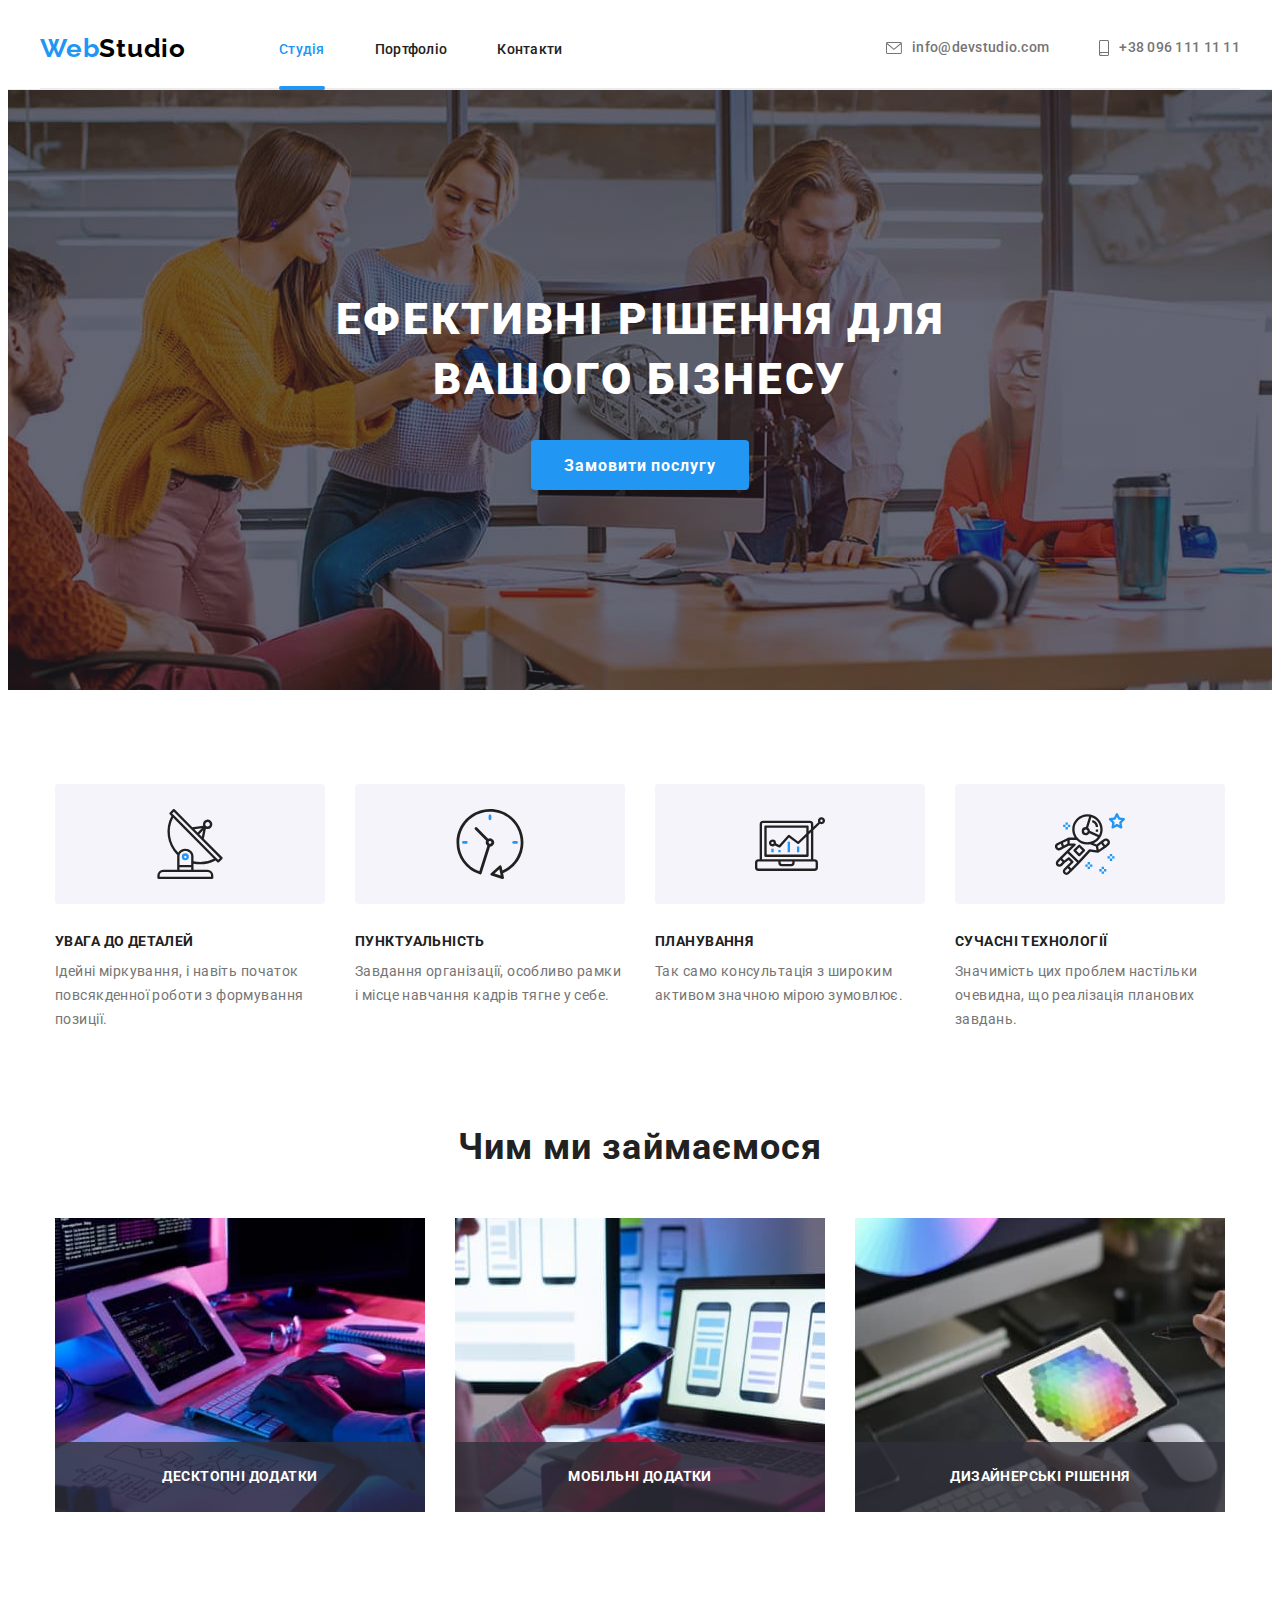
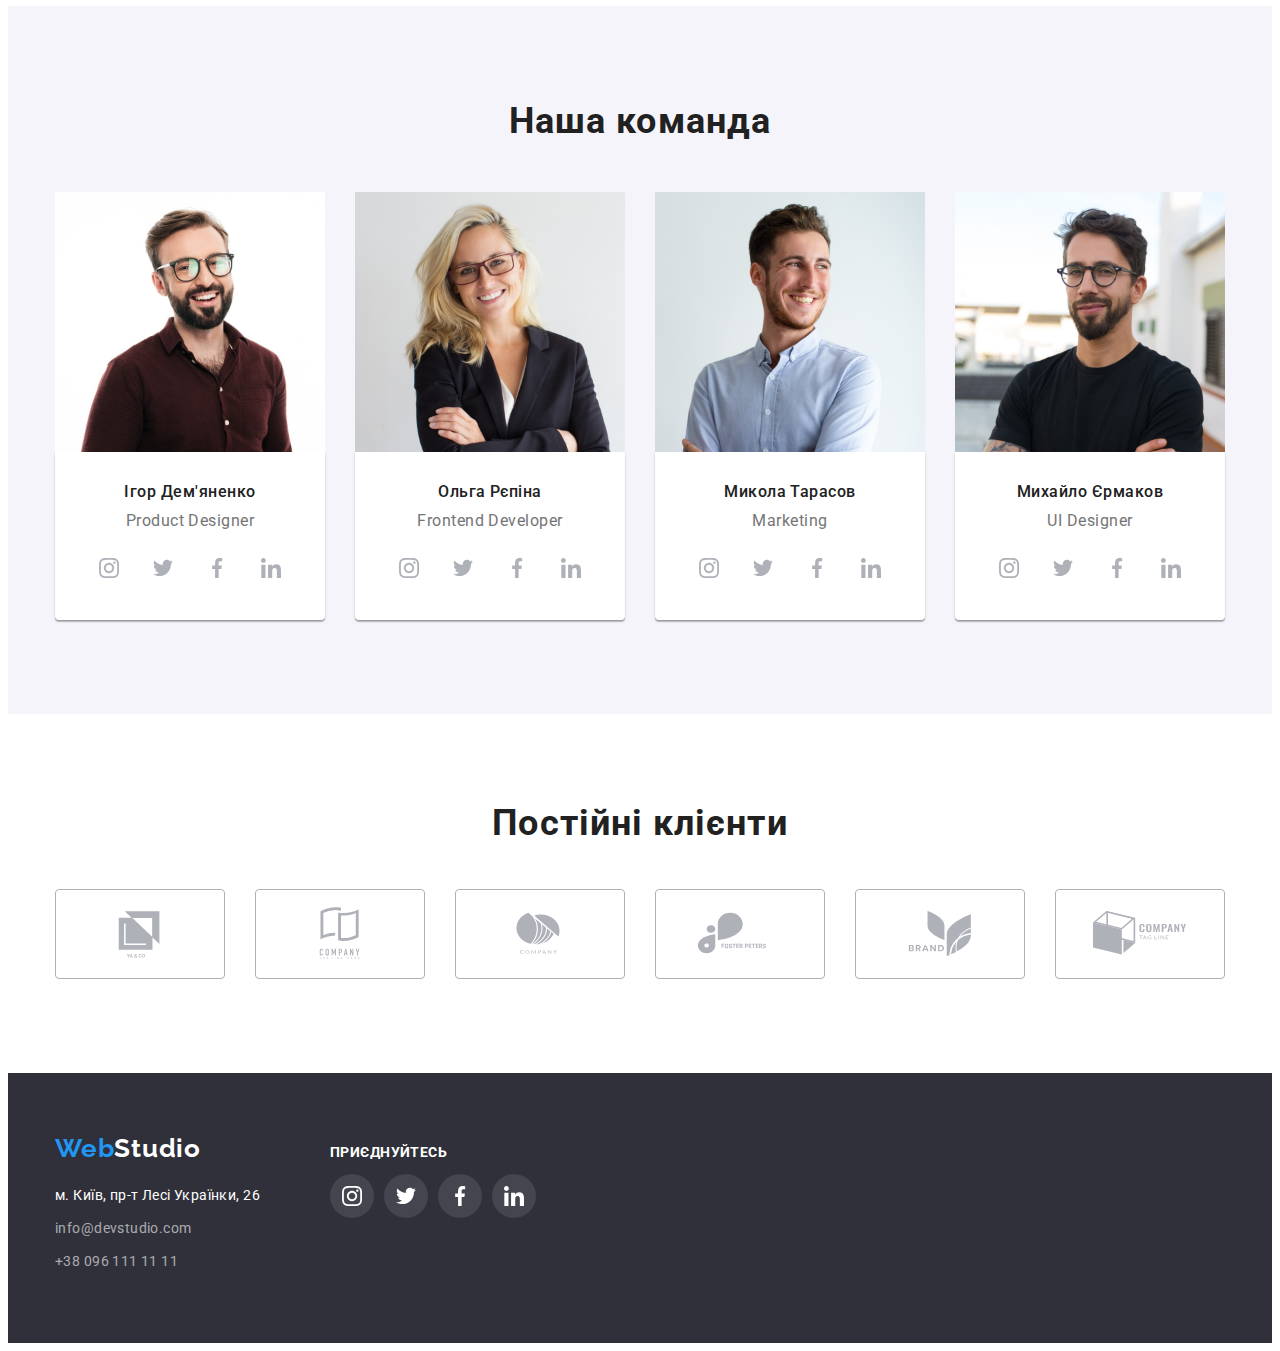
<file: index.html>
<!DOCTYPE html>
<html lang="uk">

<head>
    <meta charset="UTF-8">
    <meta http-equiv="X-UA-Compatible" content="IE=edge">
    <meta name="viewport" content="width=device-width, initial-scale=1.0">
    <title>WebStudio</title>
    <link rel="preconnect" href="https://fonts.googleapis.com">
    <link rel="preconnect" href="https://fonts.gstatic.com" crossorigin>
    <link
        href="https://fonts.googleapis.com/css2?family=Raleway:wght@700&family=Roboto:wght@400;500;700;900&display=swap"
        rel="stylesheet">
    <link rel="stylesheet" href="https://cdnjs.cloudflare.com/ajax/libs/modern-normalize/1.1.0/modern-normalize.min.css" integrity="sha512-wpPYUAdjBVSE4KJnH1VR1HeZfpl1ub8YT/NKx4PuQ5NmX2tKuGu6U/JRp5y+Y8XG2tV+wKQpNHVUX03MfMFn9Q==" crossorigin="anonymous" referrerpolicy="no-referrer" />
    <link rel="stylesheet" href="./styles/styles.css">
</head>

<body>
    <header class="header">
        <div class="container header">
            <nav class="header-navigation">
                <a class="header-logo" href="./index.html">
                    Web<span>Studio</span>
                </a>
                <ul class="header-list list">
                    <li class="header-item"><a href="./index.html" class="header-item-link current">Студія</a></li>
                    <li class="header-item"><a href="./portfolio.html" class="header-item-link">Портфоліо</a></li>
                    <li class="header-item"><a href="#" class="header-item-link">Контакти</a></li>
                </ul>
            </nav>
            <ul class="header-contact list">
                <li><a href="mailto:info@devstudio.com" class="header-mail">
                        <svg class="contact-icon" width="16" height="12">
                            <use href="./image/icons.svg#icon-envelope"></use>
                        </svg>
                    info@devstudio.com</a></li>
                <li><a href="tel:+380961111111" class="header-tel">
                        <svg class="contact-icon" width="10" height="16">
                            <use href="./image/icons.svg#icon-smartphone"></use>
                        </svg>
                    +38 096 111 11 11</a></li>
            </ul>
        </div>
    </header>
    <main>
        <section class="hero ">
            <div class="container">
                <h1 class="hero-title">Ефективні рішення для вашого бізнесу</h1>
                <button type="button" class="button-primary" data-modal-open>Замовити послугу</button>
            </div>
        </section>
        <section class="section">
            <div class="container">
                <h2 class="visually-hidden">Переваги</h2>
                <ul class="section-list list">
                    <li class="section-item icon-antenna">
                            <h3 class="section-subtitle">Увага до деталей</h3>
                            <p class="section-text">Ідейні міркування, і навіть початок повсякденної роботи з формування
                                позиції.</p>
                    </li>
                    <li class="section-item icon-clock">
                            <h3 class="section-subtitle">Пунктуальність</h3>
                            <p class="section-text">Завдання організації, особливо рамки і місце навчання кадрів тягне у себе.
                            </p>
                    </li>
                    <li class="section-item icon-diagram">
                            <h3 class="section-subtitle">Планування</h3>
                            <p class="section-text">Так само консультація з широким активом значною мірою зумовлює.</p>
                    </li>
                    <li class="section-item icon-astronaut">
                            <h3 class="section-subtitle">Сучасні технології</h3>
                            <p class="section-text">Значимість цих проблем настільки очевидна, що реалізація планових завдань.
                            </p>
                    </li>
                </ul>
            </div>
        </section>
        <section class="illustration section">
            <div class="container">
                <h2 class="illustration-title">Чим ми займаємося</h2>
                <ul class="illustration-list list">
                    <li class="illustration-item">
                        <img src="./image/box1.jpg" alt="розробка сайтів" width="370">
                        <div class="illustration-container">
                            <h3 class="illustration-text">Десктопні додатки</h3>
                        </div>
                    </li>
                    <li class="illustration-item">
                        <img src="./image/box2.jpg" alt="розробка мобільних додатків" width="370">
                        <div class="illustration-container">
                            <h3 class="illustration-text">Мобільні додатки</h3>
                        </div>
                    </li>
                    <li class="illustration-item">
                        <img src="./image/box3.jpg" alt="кольорове оформлення сайту" width="370">
                        <div class="illustration-container">
                            <h3 class="illustration-text">Дизайнерські рішення</h3>
                        </div>
                    </li>
                </ul>
            </div>
        </section>
        <section class="team section">
            <div class="container">
                <h2 class="team-title">Наша команда</h2>
                <ul class="team-list list">
                    <li class="team-item">
                        <img src="./image/teamcard3.jpg" alt="чоловік в окулярах" width="270"> 
                        <div class="team-card">                           
                            <h3 class="team-surname">Ігор Дем'яненко</h3>
                            <p lang="en" class="team-speciality">Product Designer</p>
                            <ul class="team-soc-list list">
                                <li class="team-soc-iteam"><a href="" class="team-soc-link link">
                                    <svg class="team-soc-icon" width="20" height="20">
                                        <use href="./image/icons.svg#icon-instagram"></use>
                                    </svg>
                                </a></li>
                                <li class="team-soc-iteam"><a href="" class="team-soc-link link">
                                    <svg class="team-soc-icon" width="20" height="20">
                                        <use href="./image/icons.svg#icon-twitter"></use>
                                    </svg>
                                </a></li>
                                <li class="team-soc-iteam"><a href="" class="team-soc-link link">
                                    <svg class="team-soc-icon" width="20" height="20">
                                        <use href="./image/icons.svg#icon-facebook"></use>
                                    </svg>
                                </a></li>
                                <li class="team-soc-iteam"><a href="" class="team-soc-link link">
                                    <svg class="team-soc-icon" width="20" height="20">
                                        <use href="./image/icons.svg#icon-linkedin"></use>
                                    </svg>
                                </a></li>
                            </ul>
                        </div>
                    </li>
                    <li class="team-item">
                        <img src="./image/teamcard2.jpg" alt="жінка в окулярах" width="270">   
                        <div class="team-card">                         
                            <h3 class="team-surname">Ольга Рєпіна</h3>
                            <p lang="en" class="team-speciality">Frontend Developer</p>
                            <ul class="team-soc-list list">
                                <li class="team-soc-iteam"><a href="" class="team-soc-link link">
                                    <svg class="team-soc-icon" width="20" height="20">
                                        <use href="./image/icons.svg#icon-instagram"></use>
                                    </svg>
                                </a></li>
                                <li class="team-soc-iteam"><a href="" class="team-soc-link link">
                                    <svg class="team-soc-icon" width="20" height="20">
                                        <use href="./image/icons.svg#icon-twitter"></use>
                                    </svg>
                                </a></li>
                                <li class="team-soc-iteam"><a href="" class="team-soc-link link">
                                    <svg class="team-soc-icon" width="20" height="20">
                                        <use href="./image/icons.svg#icon-facebook"></use>
                                    </svg>
                                </a></li>
                                <li class="team-soc-iteam"><a href="" class="team-soc-link link">
                                    <svg class="team-soc-icon" width="20" height="20">
                                        <use href="./image/icons.svg#icon-linkedin"></use>
                                    </svg>
                                </a></li>
                            </ul>
                        </div class="team-card">
                    </li>
                    <li class="team-item">
                        <img src="./image/teamcard1.jpg" alt="чоловік" width="270">  
                        <div class="team-card">                          
                            <h3 class="team-surname">Микола Тарасов</h3>
                            <p lang="en" class="team-speciality">Marketing</p>
                            <ul class="team-soc-list list">
                                <li class="team-soc-iteam"><a href="" class="team-soc-link link">
                                    <svg class="team-soc-icon" width="20" height="20">
                                        <use href="./image/icons.svg#icon-instagram"></use>
                                    </svg>
                                </a></li>
                                <li class="team-soc-iteam"><a href="" class="team-soc-link link">
                                    <svg class="team-soc-icon" width="20" height="20">
                                        <use href="./image/icons.svg#icon-twitter"></use>
                                    </svg>
                                </a></li>
                                <li class="team-soc-iteam"><a href="" class="team-soc-link link">
                                    <svg class="team-soc-icon" width="20" height="20">
                                        <use href="./image/icons.svg#icon-facebook"></use>
                                    </svg>
                                </a></li>
                                <li class="team-soc-iteam"><a href="" class="team-soc-link link">
                                    <svg class="team-soc-icon" width="20" height="20">
                                        <use href="./image/icons.svg#icon-linkedin"></use>
                                    </svg>
                                </a></li>
                            </ul>
                        </div class="team-card">
                    </li>
                    <li class="team-item">
                        <img src="./image/teamcard4.jpg" alt="чоловік" width="270">
                        <div class="team-card">
                            <h3 class="team-surname">Михайло Єрмаков</h3>
                            <p lang="en" class="team-speciality">UI Designer</p>
                            <ul class="team-soc-list list">
                                <li class="team-soc-iteam"><a href="" class="team-soc-link link">
                                    <svg class="team-soc-icon" width="20" height="20">
                                        <use href="./image/icons.svg#icon-instagram"></use>
                                    </svg>
                                </a></li>
                                <li class="team-soc-iteam"><a href="" class="team-soc-link link">
                                    <svg class="team-soc-icon" width="20" height="20">
                                        <use href="./image/icons.svg#icon-twitter"></use>
                                    </svg>
                                </a></li>
                                <li class="team-soc-iteam"><a href="" class="team-soc-link link">
                                    <svg class="team-soc-icon" width="20" height="20">
                                        <use href="./image/icons.svg#icon-facebook"></use>
                                    </svg>
                                </a></li>
                                <li class="team-soc-iteam"><a href="" class="team-soc-link link">
                                    <svg class="team-soc-icon" width="20" height="20">
                                        <use href="./image/icons.svg#icon-linkedin"></use>
                                    </svg>
                                </a></li>
                            </ul>
                        </div class="team-card">
                    </li>
                </ul>
            </div>
        </section>
        <section class="client section">
            <div class="container">
                <h2 class="client-title">Постійні клієнти</h2>
                <ul class="client-list list">
                    <li class="client-item"><a href="" class="client-link link">
                        <svg class="client-icon" width="106" height="60">
                            <use href="./image/icons.svg#icon-logo1"></use>
                        </svg>
                    </a></li>
                    <li class="client-item"><a href="" class="client-link link">
                        <svg class="client-icon" width="106" height="60">
                            <use href="./image/icons.svg#icon-logo2"></use>
                        </svg>
                    </a></li>
                    <li class="client-item"><a href="" class="client-link link">
                        <svg class="client-icon" width="106" height="60">
                            <use href="./image/icons.svg#icon-logo3"></use>
                        </svg>
                    </a></li>
                    <li class="client-item"><a href="" class="client-link link">
                        <svg class="client-icon" width="106" height="60">
                            <use href="./image/icons.svg#icon-logo4"></use>
                        </svg>
                    </a></li>
                    <li class="client-item"><a href="" class="client-link link">
                        <svg class="client-icon" width="106" height="60">
                            <use href="./image/icons.svg#icon-logo5"></use>
                        </svg>
                    </a></li>
                    <li class="client-item"><a href="" class="client-link link">
                        <svg class="client-icon" width="106" height="60">
                            <use href="./image/icons.svg#icon-logo6"></use>
                        </svg>
                    </a></li>
                </ul>
            </div>
        </section>
    </main>
    <footer class="bottom">
        <div class="footer-container container">
            <div class="footer-adress">
                <a href="./index.html" class="bottom-logo">
                    Web<span class="studio">Studio</span>
                </a>
                <address class="bottom-contact">
                    <ul class="bottom-list list">
                        <li class="bottom-item item">
                            <a href="https://goo.gl/maps/CPtrU1FHBa2aNyZL9" target="_blank" rel="noopener noreferrer"
                                class="bottom-address item">м. Київ,
                                пр-т Лесі Українки,
                                26
                            </a>
                        </li>
                        <li class="bottom-item 	item">
                            <a href="mailto:info@devstudio.com" class="bottom-mail item">info@devstudio.com</a>
                        </li>
                        <li class="bottom-item">
                            <a href="tel:+380961111111" class="bottom-tel">+38 096 111 11 11</a>
                        </li>
                    </ul>
                </address>
            </div>
            <div class="footer-soc">
                <p class="soc-text">приєднуйтесь</p>
                <ul class="footer-soc-list list">
                    <li class="footer-soc-item"><a href="" class="footer-soc-link link">
                        <svg class="footer-soc-icon" width="20" height="20">
                            <use href="./image/icons.svg#icon-instagram"></use>
                        </svg>
                    </a></li>
                    <li class="footer-soc-item"><a href="" class="footer-soc-link link">
                        <svg class="footer-soc-icon" width="20" height="20">
                            <use href="./image/icons.svg#icon-twitter"></use>
                        </svg>
                    </a></li>
                    <li class="footer-soc-item"><a href="" class="footer-soc-link link">
                        <svg class="footer-soc-icon" width="20" height="20">
                            <use href="./image/icons.svg#icon-facebook"></use>
                        </svg>
                    </a></li>
                    <li class="footer-soc-item"><a href="" class="footer-soc-link link">
                        <svg class="footer-soc-icon" width="20" height="20">
                            <use href="./image/icons.svg#icon-linkedin"></use>
                        </svg>
                    </a></li>
                </ul>
            </div>
        </div>    
    </footer>
    <div class="backdrop is-hidden" data-modal>
        <div class="modal">
            <button type="button" class="modal-close" data-modal-close>
                <svg class="modal-close-icon" width="18" height="18">
                    <use href="./image/icons.svg#icon-close-black"></use>
                </svg>
            </button>
        </div>
    </div>
    <script src="./js/modal.js"></script>
</body>

</html>
</file>
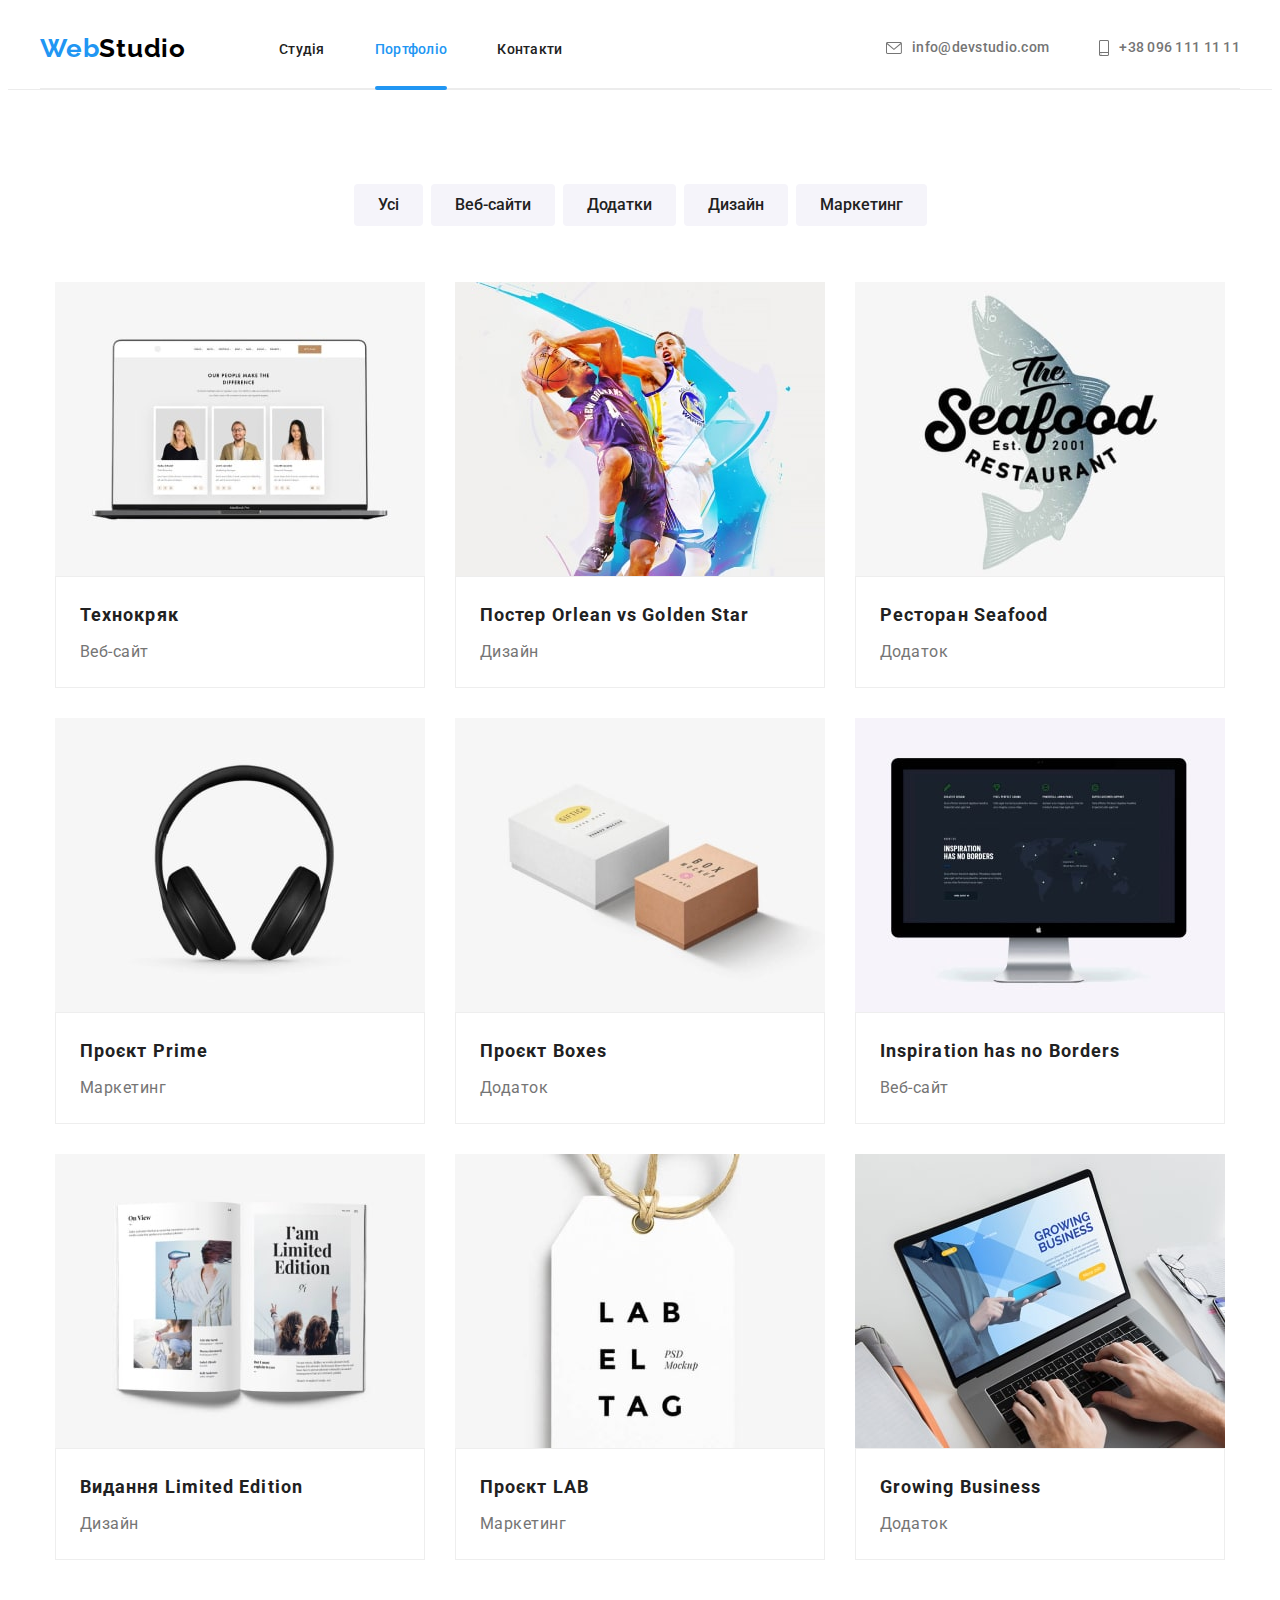
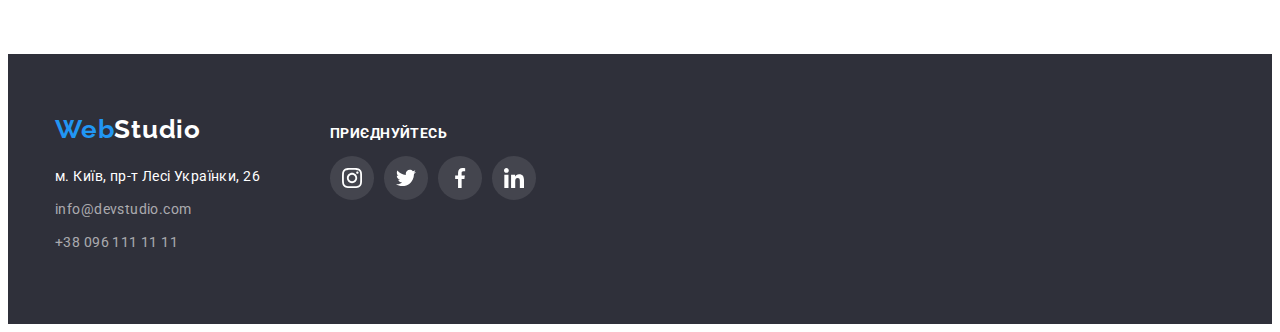
<file: portfolio.html>
<!DOCTYPE html>
<html lang="uk">

<head>
    <meta charset="UTF-8">
    <meta http-equiv="X-UA-Compatible" content="IE=edge">
    <meta name="viewport" content="width=device-width, initial-scale=1.0">
    <title>WebStudio</title>
    <link rel="preconnect" href="https://fonts.googleapis.com">
    <link rel="preconnect" href="https://fonts.gstatic.com" crossorigin>
    <link
        href="https://fonts.googleapis.com/css2?family=Raleway:wght@700&family=Roboto:wght@400;500;700;900&display=swap"
        rel="stylesheet">
    <link rel="stylesheet" href="https://cdnjs.cloudflare.com/ajax/libs/modern-normalize/1.1.0/modern-normalize.min.css" integrity="sha512-wpPYUAdjBVSE4KJnH1VR1HeZfpl1ub8YT/NKx4PuQ5NmX2tKuGu6U/JRp5y+Y8XG2tV+wKQpNHVUX03MfMFn9Q==" crossorigin="anonymous" referrerpolicy="no-referrer" />
    <link rel="stylesheet" href="./styles/styles.css">
</head>

<body>
    <header class="header">
        <div class="container header">
            <nav class="header-navigation">
                <a class="header-logo" href="./index.html">
                    Web<span>Studio</span>
                </a>
                <ul class="header-list list">
                    <li class="header-item"><a href="./index.html" class="header-item-link">Студія</a></li>
                    <li class="header-item"><a href="./portfolio.html" class="header-item-link current">Портфоліо</a></li>
                    <li class="header-item"><a href="#" class="header-item-link">Контакти</a></li>
                </ul>
            </nav>
            <ul class="header-contact list">
                <li><a href="mailto:info@devstudio.com" class="header-mail">
                        <svg class="contact-icon" width="16" height="12">
                            <use href="./image/icons.svg#icon-envelope"></use>
                        </svg>
                    info@devstudio.com</a></li>
                <li><a href="tel:+380961111111" class="header-tel">
                        <svg class="contact-icon" width="10" height="16">
                            <use href="./image/icons.svg#icon-smartphone"></use>
                        </svg>
                    +38 096 111 11 11</a></li>
            </ul>
        </div>
    </header>
    <main>
        <section class="navigation section">
            <div class="container">
                <h1 class="visually-hidden">Навігація</h1>
                <ul class="navigation-list list">
                    <li><button type="button" class="navigation-button">Усі</button></li>
                    <li><button type="button" class="navigation-button">Веб-сайти</button></li>
                    <li><button type="button" class="navigation-button">Додатки</button></li>
                    <li><button type="button" class="navigation-button">Дизайн</button></li>
                    <li><button type="button" class="navigation-button">Маркетинг</button></li>
                </ul>
                <ul class="portfolio-list list">
                    <li class="portfolio-item">
                        <a class="link" href="#">
                            <div class="portfolio-top-wrap">
                                <img src="./image/portfolio1-min.jpg" alt="Ноутбук" width="370">
                                <p class="portfolio-top-text">Ресурс пропонує комплексні пропозиції з різним рівнем функціоналу та сервісів. Все це дозволить відвідувачу отримати вичерпні відомості про компанію чи приватну особу.</p>
                            </div>
                            <div class="examples">
                                <h2 class="portfolio-works">Технокряк</h2>
                                <p class="portfolio-after-title">Веб-сайт</p>
                            </div>
                        </a>    
                    </li>
                    <li class="portfolio-item">
                        <a class="link" href="#">
                            <div class="portfolio-top-wrap">
                                <img class="item" src="./image/portfolio2-min.jpg" alt="Постер" width="370">
                                <p class="portfolio-top-text">Ресурс пропонує комплексні пропозиції з різним рівнем функціоналу та сервісів. Все це дозволить відвідувачу отримати вичерпні відомості про компанію чи приватну особу.</p>
                            </div>
                            <div class="examples">
                                <h2 class="portfolio-works">Постер Orlean vs Golden Star</h2>
                                <p class="portfolio-after-title">Дизайн</p>
                            </div> 
                        </a>    
                    </li>
                    <li class="portfolio-item">
                        <a class="link" href="#">
                            <div class="portfolio-top-wrap"> 
                                <img class="item" src="./image/portfolio3-min.jpg" alt="Постер" width="370">
                                <p class="portfolio-top-text">Ресурс пропонує комплексні пропозиції з різним рівнем функціоналу та сервісів. Все це дозволить відвідувачу отримати вичерпні відомості про компанію чи приватну особу.</p>
                            </div>   
                                <div class="examples">
                                <h2 class="portfolio-works">Ресторан Seafood</h2>
                                <p class="portfolio-after-title">Додаток</p>
                            </div>
                        </a>    
                    </li>
                    <li class="portfolio-item">
                        <a class="link" href="#">
                            <div class="portfolio-top-wrap"> 
                                <img class="item" src="./image/portfolio4-min.jpg" alt="Навушники" width="370">
                                <p class="portfolio-top-text">Ресурс пропонує комплексні пропозиції з різним рівнем функціоналу та сервісів. Все це дозволить відвідувачу отримати вичерпні відомості про компанію чи приватну особу.</p>
                            </div>
                                <div class="examples">
                                <h2 class="portfolio-works">Проєкт Prime</h2>
                                <p class="portfolio-after-title">Маркетинг</p>
                            </div>
                        </a>    
                    </li>
                    <li class="portfolio-item">
                        <a class="link" href="#">
                            <div class="portfolio-top-wrap"> 
                                <img class="item" src="./image/portfolio5-min.jpg" alt="Дві коробки" width="370">
                                <p class="portfolio-top-text">Ресурс пропонує комплексні пропозиції з різним рівнем функціоналу та сервісів. Все це дозволить відвідувачу отримати вичерпні відомості про компанію чи приватну особу.</p>
                            </div>
                            <div class="examples">
                                <h2 class="portfolio-works">Проєкт Boxes</h2>
                                <p class="portfolio-after-title">Додаток</p>
                            </div>
                        </a>    
                    </li>
                    <li class="portfolio-item">
                        <a class="link" href="#">
                            <div class="portfolio-top-wrap"> 
                                <img class="item" src="./image/portfolio6-min.jpg" alt="Монітор" width="370">
                                <p class="portfolio-top-text">Ресурс пропонує комплексні пропозиції з різним рівнем функціоналу та сервісів. Все це дозволить відвідувачу отримати вичерпні відомості про компанію чи приватну особу.</p>
                            </div>
                            <div class="examples">
                                <h2 lang="en" class="portfolio-works">Inspiration has no Borders</h2>
                                <p class="portfolio-after-title">Веб-сайт</p>
                            </div>
                        </a>    
                    </li>
                    <li class="portfolio-item">
                        <a class="link" href="#">
                            <div class="portfolio-top-wrap"> 
                                <img class="item" src="./image/portfolio7-min.jpg" alt="Книга" width="370">
                                <p class="portfolio-top-text">Ресурс пропонує комплексні пропозиції з різним рівнем функціоналу та сервісів. Все це дозволить відвідувачу отримати вичерпні відомості про компанію чи приватну особу.</p>
                            </div>
                            <div class="examples">
                                <h2 class="portfolio-works">Видання Limited Edition</h2>
                                <p class="portfolio-after-title">Дизайн</p>
                            </div>
                        </a>    
                    </li>
                    <li class="portfolio-item">
                        <a class="link" href="#">
                            <div class="portfolio-top-wrap"> 
                                <img class="item" src="./image/portfolio8-min.jpg" alt="Цінник" width="370">
                                <p class="portfolio-top-text">Ресурс пропонує комплексні пропозиції з різним рівнем функціоналу та сервісів. Все це дозволить відвідувачу отримати вичерпні відомості про компанію чи приватну особу.</p>
                            </div>
                            <div class="examples">
                                <h2 class="portfolio-works">Проєкт LAB</h2>
                                <p class="portfolio-after-title">Маркетинг</p>
                            </div>
                        </a>    
                    </li>
                    <li class="portfolio-item">
                        <a class="link" href="#">
                            <div class="portfolio-top-wrap"> 
                                <img class="item" src="./image/portfolio9-min.jpg" alt="Ноутбук" width="370">
                                <p class="portfolio-top-text">Ресурс пропонує комплексні пропозиції з різним рівнем функціоналу та сервісів. Все це дозволить відвідувачу отримати вичерпні відомості про компанію чи приватну особу.</p>
                            </div>
                            <div class="examples">
                                <h2 lang="en" class="portfolio-works">Growing Business</h2>
                                <p class="portfolio-after-title">Додаток</p>
                            </div>
                        </a>    
                    </li>
                </ul>
            </div>
        </section>
    </main>
    <footer class="bottom">
        <div class="footer-container container">
            <div class="footer-adress">
                <a href="./index.html" class="bottom-logo">
                    Web<span class="studio">Studio</span>
                </a>
                <address class="bottom-contact">
                    <ul class="bottom-list list">
                        <li class="bottom-item item">
                            <a href="https://goo.gl/maps/CPtrU1FHBa2aNyZL9" target="_blank" rel="noopener noreferrer"
                                class="bottom-address item">м. Київ,
                                пр-т Лесі Українки,
                                26
                            </a>
                        </li>
                        <li class="bottom-item 	item">
                            <a href="mailto:info@devstudio.com" class="bottom-mail item">info@devstudio.com</a>
                        </li>
                        <li class="bottom-item">
                            <a href="tel:+380961111111" class="bottom-tel">+38 096 111 11 11</a>
                        </li>
                    </ul>
                </address>
            </div>
            <div class="footer-soc">
                <p class="soc-text">приєднуйтесь</p>
                <ul class="footer-soc-list list">
                    <li class="footer-soc-item"><a href="" class="footer-soc-link link">
                        <svg class="footer-soc-icon" width="20" height="20">
                            <use href="./image/icons.svg#icon-instagram"></use>
                        </svg>
                    </a></li>
                    <li class="footer-soc-item"><a href="" class="footer-soc-link link">
                        <svg class="footer-soc-icon" width="20" height="20">
                            <use href="./image/icons.svg#icon-twitter"></use>
                        </svg>
                    </a></li>
                    <li class="footer-soc-item"><a href="" class="footer-soc-link link">
                        <svg class="footer-soc-icon" width="20" height="20">
                            <use href="./image/icons.svg#icon-facebook"></use>
                        </svg>
                    </a></li>
                    <li class="footer-soc-item"><a href="" class="footer-soc-link link">
                        <svg class="footer-soc-icon" width="20" height="20">
                            <use href="./image/icons.svg#icon-linkedin"></use>
                        </svg>
                    </a></li>
                </ul>
            </div>
        </div>    
    </footer>
</body>

</html>
</file>
<file: styles/styles.css>
html {
	box-sizing: border-box;
}
*,
*::before,
*::after {
	box-sizing: border-box;
}
:root {
	--main-color: #757575;
	--secondary-color: #212121;
	--main-bg-color: #2196f3;
	--accent-color: #ffffff;
	--main-transition: color 250ms cubic-bezier(0.4, 0, 0.2, 1);
	--fill-transition: fill 250ms cubic-bezier(0.4, 0, 0.2, 1);
}

p,
h1,
h2,
h3,
h4,
h5,
h6 {
  margin: 0;
}
ul,
ol {
  margin: 0;
  padding-left: 0;
}
button {
  cursor: pointer;
}
address {
  font-style: normal;
}
img {
  display: block;
  max-width: 100%;
  height: auto;
}
body {
	color: var(--main-color);
	font-family: "Roboto", sans-serif;
}
.list {
	list-style: none;
}

.container {
	width: 1200px;
	padding-left: 15px;
	padding-right: 15px;
	margin: 0 auto;
}

.visually-hidden {
	color: rgba(0, 0, 0, 0);
	position: absolute;
	width: 1px;
	height: 1px;
	margin: -1px;
	border: 0;
	padding: 0;
	white-space: nowrap;
	clip-path: inset(100%);
	clip: rect(0 0 0 0);
	overflow: hidden;
}

.section {
	padding: 94px 0;
}

.header {
	border-bottom: 1px solid #ECECEC;
	max-width: 100%;
}

.container.header {
	display: flex;
	align-items: center;
	justify-content: space-between;
	padding: 25px 0 24px 0;
}

.header-navigation {
	display: flex;
	align-items: center;
}

.header-list {
	display: flex;
	gap: 50px;
}

.header-logo {
	font-family: "Raleway", sans-serif;
	font-weight: 700;
	font-size: 26px;
	line-height: 1.19;
	letter-spacing: 0.03em;
	color: var(--main-bg-color);
	text-decoration: none;
	margin-right: 93px;
}
.header-contact {
	display: flex;
	align-items: center;
	gap: 50px;
}
span {
	font-family: "Raleway", sans-serif;
	font-weight: 700;
	font-size: 26px;
	line-height: 1.19;
	letter-spacing: 0.03em;
	color: #000000;
	text-decoration: none;
}
.header-item-link {
	font-weight: 500;
	font-size: 14px;
	line-height: 1.14;
	letter-spacing: 0.02em;
	color: var(--secondary-color);
	text-decoration: none;

	transition: var(--main-transition);
}

.header-item-link:hover,
.header-item-link:focus {
	color: var(--main-bg-color);
}

.header-mail,
.header-tel {
	font-weight: 500;
	font-size: 14px;
	line-height: 1.14;
	letter-spacing: 0.02em;
	color: var(--main-color);
	text-decoration: none;
	display: flex;
	align-items: center;
	justify-content: center;
	gap: 10px;

	transition: var(--main-transition);
}

.contact-icon {
	fill: var(--main-color);
    transition: var(--fill-transition);
}
.header-item-link.current {
	color: var(--main-bg-color);
	position: relative;
}

.header-item-link.current::after {
    content: '';
    display: block;
    position: absolute;
    height: 4px;
    width: 100%;
    border-radius: 2px;
    left: 0;
	bottom: -33px;
    background-color: var(--main-bg-color);
}

.header-tel:hover,
.header-tel:focus,
.header-mail:hover,
.header-mail:focus {
	color: var(--main-bg-color);
}
.header-tel:hover .contact-icon,
.header-tel:focus .contact-icon,
.header-mail:hover .contact-icon,
.header-mail:focus .contact-icon{
	fill: var(--main-bg-color);
}
.hero {
	max-width: 1600px;
	height: 600px;
	margin-left: auto;
	margin-right: auto;
	background-color: #2f303a;
	background-image: linear-gradient(
	    rgba(47, 48, 58, 0.4),
	    rgba(47, 48, 58, 0.4)
	  ),
	  url(../image/background.jpg);
	background-repeat: no-repeat;
	background-position: center;
	background-size: cover;
	text-align: center;
	padding: 200px 0;
}

.hero-title {
	font-weight: 900;
	font-size: 44px;
	line-height: 1.36;
	letter-spacing: 0.06em;
	text-transform: uppercase;
	color: var(--accent-color);
	width: 696px;
	margin: 0 auto 30px auto;
}

.button-primary {
	font-family: "Roboto", sans-serif;
	color: var(--accent-color);
	background-color: var(--main-bg-color);
	font-weight: 700;
	font-size: 16px;
	line-height: 1.88;
	letter-spacing: 0.06em;
	cursor: pointer;
	display: inline-flex;
	text-align: center;
	border: 1px solid transparent;
	padding: 10px 32px;
	min-width: 216px;
	height: 50px;
	border-radius: 4px;
	box-shadow: 0px 4px 4px rgba(0, 0, 0, 0.15);
}

.button-primary:active {
	color: var(--accent-color);
	background-color: #188ce8;
}

.section-list {
	display: flex;
	gap: 30px;
}
.section-item {
	width: 270px;
}

.section-item::before {
	display: block;
	content: "";
	height: 120px;
	background-size: 70px;
	background-repeat: no-repeat;
	background-position: center;
	background-color: #F5F4FA;
	margin-bottom: 30px;
	border-radius: 4px;
}
.icon-antenna::before {
	background-image: url(../image/antenna.svg);
}

.icon-clock::before {
	background-image: url(../image/clock.svg);
}
.icon-diagram::before {
	background-image: url(../image/diagram.svg);
}
.icon-astronaut::before {
	background-image: url(../image/astronaut.svg);
}

.section-subtitle {
	font-family: inherit;
	font-weight: 700;
	font-size: 14px;
	line-height: 1.14;
	letter-spacing: 0.03em;
	text-transform: uppercase;
	color: var(--secondary-color);
	margin-bottom: 10px;
}

.section-text {
	font-family: inherit;
	font-weight: 400;
	font-size: 14px;
	line-height: 1.71;
	letter-spacing: 0.03em;
}
.illustration {
	padding-top: 0;
}
.illustration-title {
	font-weight: 700;
	font-size: 36px;
	line-height: 1.17;
	letter-spacing: 0.03em;
	color: var(--secondary-color);
	margin-bottom: 50px;
	text-align: center;
}
.illustration-list {
	display: flex;
	gap: 30px;
}
.illustration-item{
	position: relative;
}
.illustration-container{
	position: absolute;
    bottom: 0;
    width: 100%;
    height: 70px;
    background-color: rgba(47, 48, 58, 0.8);

}
.illustration-text{
    font-family: inherit;
	font-weight: 700;
	font-size: 14px;
	line-height: 1.14;
	text-align: center;
	letter-spacing: 0.03em;
	text-transform: uppercase;
	color: var(--accent-color);
	padding: 27px 0;
}

.team {
	background-color: 
	#F5F4FA;
	text-align: center;
}
.team-list {
	display: flex;
	gap: 30px;
	width: calc((100%-90px)/4);
}
.team-card {
	background: var(--accent-color);
	box-shadow: 0px 1px 3px rgba(0, 0, 0, 0.12), 0px 1px 1px rgba(0, 0, 0, 0.14), 0px 2px 1px rgba(0, 0, 0, 0.2);
	border-radius: 0px 0px 4px 4px;
	width: 270px;
	display: block;
	padding-top: 30px;
	padding-bottom: 30px;
}
.team-title {
	font-weight: 700;
	font-size: 36px;
	line-height: 1.17;
	letter-spacing: 0.03em;
	color: var(--secondary-color);
	margin-bottom: 50px;
}
.team-surname {
	font-weight: 500;
	font-size: 16px;
	line-height: 1.19;
	letter-spacing: 0.03em;
	color: var(--secondary-color);
	margin-bottom: 10px;
}

.team-speciality {
	font-size: 16px;
	line-height: 1.19;
	letter-spacing: 0.03em; 
	margin-bottom: 16px;
}

.team-soc-list {
	display: flex;
	justify-content: center;
	gap: 10px;
}
.team-soc-iteam {
	width: 44px;
	height: 44px;
}
.team-soc-link {
	width: 100%;
	height: 100%;
	border-radius: 50%;
	display: flex;
	align-items: center;
	justify-content: center;

	transition: var(--main-transition), background-color 250ms cubic-bezier(0.4, 0, 0.2, 1);;
}

.team-soc-icon {
	fill: #AFB1B8;

	transition: var(--fill-transition);
}
.team-soc-link:hover,
.team-soc-link:focus {
	background-color: var(--main-bg-color);
}

.team-soc-link:hover .team-soc-icon,
.team-soc-link:focus .team-soc-icon {
	fill: var(--accent-color);
}
.client-title {
	font-weight: 700;
	font-size: 36px;
	line-height: 0.86;
	letter-spacing: 0.03em;
	text-align: center;
	color: var(--secondary-color);
	margin-bottom: 50px;
}
.client-list {
	display: flex;
	gap: 30px;
}
.client-item {
	width: calc((100% - 150px) / 6);
	height: 90px;
}
.client-link {
	width: 100%;
	height: 100%;
	border: 1px solid #AFB1B8;
	border-radius: 4px;
	display: flex;
	align-items: center;
	justify-content: center;
	transition: border-color 250ms cubic-bezier(0.4, 0, 0.2, 1);
}
.client-icon {
	fill: #AFB1B8;
	transition: var(--fill-transition);
}

.client-link:hover,
.client-link:focus {
	border-color: var(--main-bg-color);
}

.client-link:hover .client-icon,
.client-link:focus .client-icon {
	fill: var(--main-bg-color);
}


.bottom {
	background-color: #2f303a;
	padding-top: 60px;
	padding-bottom: 60px;
}

.bottom-logo {
	font-family: "Raleway", sans-serif;
	font-weight: 700;
	font-size: 26px;
	line-height: 1.19;
	letter-spacing: 0.03em;
	text-decoration: none;
	color: var(--main-bg-color);
	display: flex;
	margin-bottom: 20px;
}

.studio {
	font-family: "Raleway", sans-serif;
	font-weight: 700;
	font-size: 26px;
	line-height: 1.19;
	letter-spacing: 0.03em;
	color: var(--accent-color);
	text-decoration: none;
}


.bottom-address {
	font-family: "Roboto";
	font-style: normal;
	font-weight: 400;
	font-size: 14px;
	line-height: 1.71;
	letter-spacing: 0.03em;
	text-decoration: none;
	color: var(--accent-color);
}

.bottom-mail,
.bottom-tel {
	font-style: normal;
	font-size: 14px;
	line-height: 1.71;
	letter-spacing: 0.03em;
	color: rgba(255, 255, 255, 0.6);
	text-decoration: none;

	transition: var(--main-transition);
}

.bottom-item {
	margin-bottom: 9px;
}

.bottom-mail:hover,
.bottom-mail:focus,
.bottom-tel:hover,
.bottom-tel:focus {
	color: var(--main-bg-color);
}

.footer-container {
	display: flex;
	align-items: baseline;
	gap: 70px;
}
.soc-text {
	font-family: 'Roboto', sans-serif;;
	font-style: normal;
	font-weight: 700;
	font-size: 14px;
	line-height: 0.88;
	letter-spacing: 0.03em;
	text-transform: uppercase;
	color: var(--accent-color);
	margin-bottom: 16px;
}
.footer-soc-list {
	display: flex;
    gap: 10px;
    justify-content: center;
}
.footer-soc-item {
	width: 44px;
	height: 44px;
}
.footer-soc-link.link {
	width: 100%;
	height: 100%;
	background: rgba(255, 255, 255, 0.1);
	border-radius: 50%;
	display: flex;
	align-items: center;
	justify-content: center;

	transition: background-color 250ms cubic-bezier(0.4, 0, 0.2, 1);
}
.footer-soc-icon {
	fill: var(--accent-color);
	transition: var(--fill-transition);
}
.footer-soc-link:hover,
.footer-soc-link:focus {
	background-color: var(--main-bg-color);
}
.footer-soc-link:hover .footer-soc-icon,
.footer-soc-link:focus .footer-soc-icon {
	fill: var(--accent-color);
}

.navigation-list {
	display: flex;
	justify-content: center;
	margin-bottom: 56px;
	gap: 8px;
}

.navigation-button {
	font-family: "Roboto", sans-serif;
	font-weight: 500;
	font-size: 16px;
	line-height: 1.63;
	color: var(--secondary-color);
	background-color: #f5f4fa;
	cursor: pointer;
	border-radius: 4px;
	padding: 6px 22px;
	border-color: transparent;
    text-align: center;
	transition: background-color 250ms cubic-bezier(0.4, 0, 0.2, 1), var(--main-transition), box-shadow 250ms cubic-bezier(0.4, 0, 0.2, 1) ;
}

.navigation-button:hover,
.navigation-button:focus {
	color: var(--accent-color);
	background-color: var(--main-bg-color);
	box-shadow: 0px 3px 1px rgba(0, 0, 0, 0.1), 0px 1px 2px rgba(0, 0, 0, 0.08), 0px 2px 2px rgba(0, 0, 0, 0.12);
}

.portfolio-list {
	display: flex;
	flex-wrap: wrap;
	gap: 30px;
}
.portfolio-top-wrap {
	position: relative;
	overflow: hidden;
}
.portfolio-top-text {
	position: absolute;
	top: 0;
	font-family: inherit;
	font-style: normal;
	font-weight: 400;
	font-size: 18px;
	line-height: 1.56;
	letter-spacing: 0.03em;
	color: var(--accent-color);
	background-color: rgba(33, 150, 243, 0.9);
	top: 0;
    left: 0;
    width: 100%;
    height: 100%;
	padding-top: 63px;
    padding-left: 24px;
	transition: transform 250ms cubic-bezier(0.4, 0, 0.2, 1);
	transform: translateY(100%);
}
.portfolio-item .link {
	display: block;
	text-decoration: none;
	transition: box-shadow 250ms cubic-bezier(0.4, 0, 0.2, 1);
}
.portfolio-item .link:hover,
.portfolio-item .link:focus {
	box-shadow: 0px 1px 1px rgba(0, 0, 0, 0.12), 0px 4px 4px rgba(0, 0, 0, 0.06), 1px 4px 6px rgba(0, 0, 0, 0.16);
}

.portfolio-item .link:hover .portfolio-top-text,
.portfolio-item .link:focus .portfolio-top-text {
	transform: translateY(0);
}
.examples {
	padding: 20px 24px;
    width: 370px;
	background-color: var(--accent-color);
	border: 1px solid #EEEEEE;
}
.portfolio-works {
	font-weight: 700;
	font-size: 18px;
	font-family: inherit;
	line-height: 2;
	letter-spacing: 0.06em;
	color: var(--secondary-color);
    margin-bottom: 4px;
	max-width: 322px;
	max-height: 36px;
}

.portfolio-after-title {
	font-family: inherit;
	font-style: normal;
	font-size: 16px;
	line-height: 1.88;
	letter-spacing: 0.03em;
	color: var(--main-color);

}

.backdrop {
	width: 100%;
	height: 100%;
	background-color: rgba(0, 0, 0, 0.2);
	position: fixed;
	top: 0;
	transition: opacity 600ms linear, visibility 600ms linear;
}

.modal {
	width: 528px;
	min-height: 581px;
	background-color: var(--accent-color);
	border-radius: 4px;
	position: absolute;
	top: 50%;
	left: 50%;
	transform: translate(-50%, -50%) rotate(0) scale(1);
	transition: transform 600ms linear, border-radius 600ms linear;
}

.backdrop.is-hidden .modal {
	transform: translate(-50%, -50%) rotate(-360deg) scale(0);
	border-radius: 65%;
}

.modal-close {
	width: 30px;
	height: 30px;
	background-color: transparent;
	border: 1px solid rgba(0, 0, 0, 0.1);
	border-radius: 50%;
	position: absolute;
	top: 10px;
	right: 10px;
	display: flex;
	align-items: center;
	justify-content: center;
	cursor: pointer;
}
.backdrop.is-hidden {
	opacity: 0;
	visibility: hidden;
	pointer-events: none;
}
</file>
